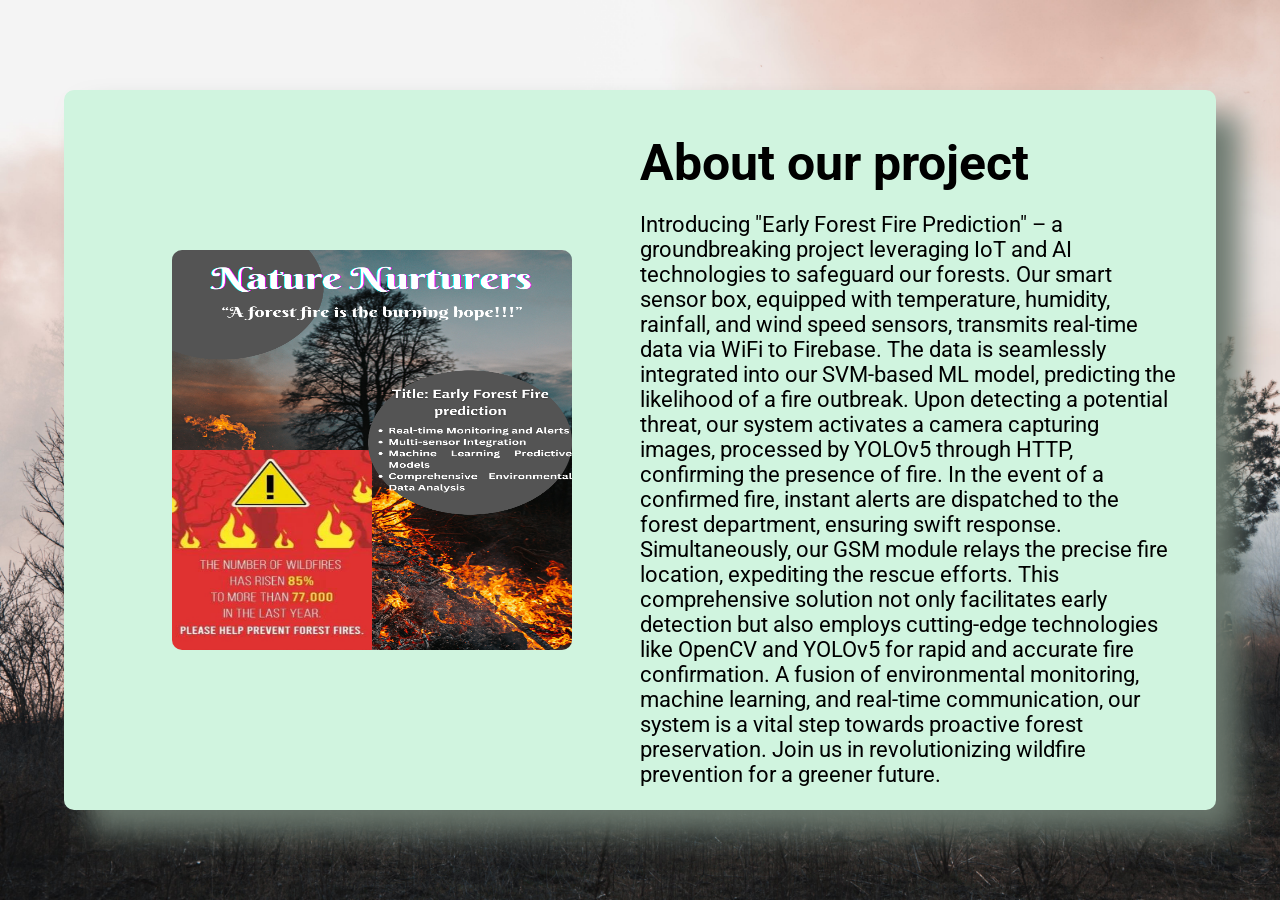
<file: hackJNU/about.html>
<!DOCTYPE html>
<html lang="en">
<head>
    <meta charset="UTF-8">
    <meta http-equiv="X-UA-Compatible" content="IE=edge">
    <meta name="viewport" content="width=device-width, initial-scale=1.0">
    <link rel="stylesheet" href="about.css">
    <title>About the project</title>
</head>
<body>
    <div class="wrapper">

        <div class="background-container">
            <div class="bg-1"></div>
            <div class="bg-2"></div>
        </div>
        <div class="about-container">
            
            <div class="image-container">
                <img src="photos/Your paragraph text (1).png" alt="">
                
            </div>

            <div class="text-container">
                <h1>About our project</h1>
                <p>
                    Introducing "Early Forest Fire Prediction" – a groundbreaking project leveraging IoT and AI technologies to safeguard our forests. Our smart sensor box, equipped with temperature, humidity, rainfall, and wind speed sensors, transmits real-time data via WiFi to Firebase. The data is seamlessly integrated into our SVM-based ML model, predicting the likelihood of a fire outbreak. Upon detecting a potential threat, our system activates a camera capturing images, processed by YOLOv5 through HTTP, confirming the presence of fire.
                    In the event of a confirmed fire, instant alerts are dispatched to the forest department, ensuring swift response. Simultaneously, our GSM module relays the precise fire location, expediting the rescue efforts. This comprehensive solution not only facilitates early detection but also employs cutting-edge technologies like OpenCV and YOLOv5 for rapid and accurate fire confirmation. A fusion of environmental monitoring, machine learning, and real-time communication, our system is a vital step towards proactive forest preservation. Join us in revolutionizing wildfire prevention for a greener future.
                </p>
                
            </div>
            
        </div>
    </div>
    

</body>
</html>
</file>
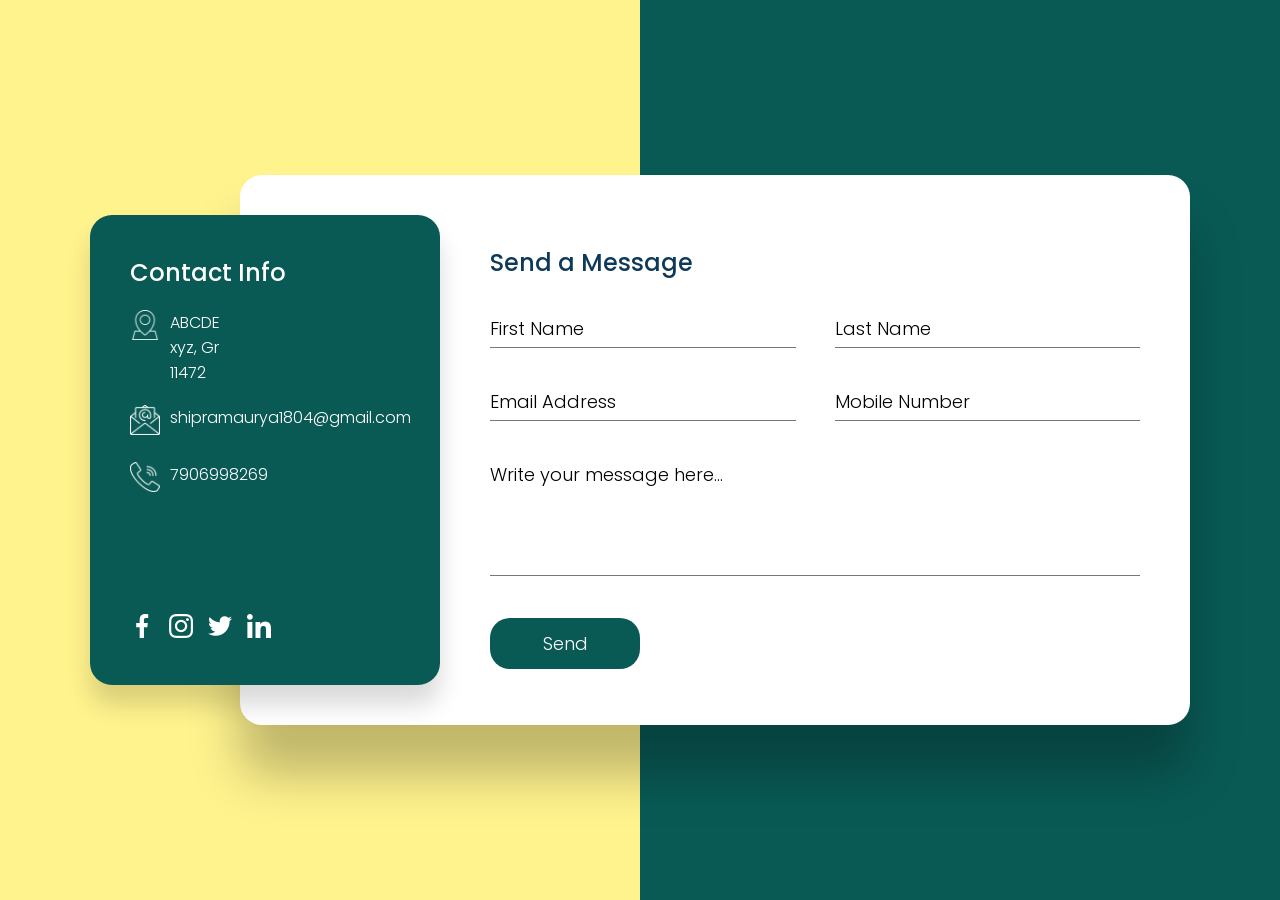
<file: hackJNU/contact.html>
<!doctype html>
<html>
    <head>
    <meta charset="utf-8">
    <meta name="viewport" content="width=device-width, initial-scale=1.0">
    <title> Contact Us</title>
    <link rel="shortcut icon" type="image/jpg" href="/images/news2.png"/>
    <style>
        @import url('https://fonts.googleapis.com/css2?family=Poppins:wght@200&display=swap');
        @import url('https://fonts.googleapis.com/css2?family=Poppins:wght@300&display=swap');
        @import url('https://fonts.googleapis.com/css2?family=Poppins:wght@400&display=swap');
        @import url('https://fonts.googleapis.com/css2?family=Poppins:wght@500&display=swap');
        @import url('https://fonts.googleapis.com/css2?family=Poppins:wght@600&display=swap');
        @import url('https://fonts.googleapis.com/css2?family=Poppins:wght@700&display=swap');
        @import url('https://fonts.googleapis.com/css2?family=Poppins:wght@800&display=swap');
        @import url('https://fonts.googleapis.com/css2?family=Poppins:wght@900&display=swap');
    </style>
    <link rel="stylesheet" href="contact.css">
    </head>
    <body>
        <section>
            <div class="container">
                <div class="contactInfo"> 
                    <div>
                        <h2>Contact Info</h2>
                        <ul class="info">
                            <li>
                                <span><img src="images/location.png"></span>
                                <span>ABCDE<br>
                                    xyz, Gr<br>
                                    11472</span>
                                </span>
                            </li>
                            <li>
                                <span><img src="images/mail.png"></span>
                                <span><a href = "mailto: nassosanagn@gmail.com">shipramaurya1804@gmail.com</a></span>
                            </li>
                            <li>
                                <span><img src="images/call.png"></span>
                                <span>7906998269</span>
                            </li>

                        </ul>
                    </div>
                    <ul class="sci">
                        <li><a href="https://www.facebook.com/nassosanagn/"><img src="images/1.png"></a></li>
                        <li><a href="#"><img src="images/3.png"></a></li>
                        <li><a href="https://twitter.com/maurya_shipraa"><img src="images/2.png"></a></li>
                        <li><a href="https://www.linkedin.com/in/shipra-maurya-216556260/"><img src="images/5.png"></a></li>
                        
                    </ul>
                </div>
                    <div class="contactForm">
                        <h2>Send a Message</h2>
                        <div class="formBox">
                        <div class="inputBox w50">
                            <input type="text" name="" required>
                            <span>First Name</span>
                        </div>
                        <div class="inputBox w50">
                            <input type="text" required>
                            <span>Last Name</span>
                        </div>
                        <div class="inputBox w50">
                            <input type="email" required>
                            <span>Email Address</span>
                        </div>
                        <div class="inputBox w50">
                            <input type="text" required>
                            <span>Mobile Number</span>
                        </div>
                        <div class="inputBox w100">
                            <textarea required></textarea>
                            <span>Write your message here...</span>
                        </div>
                        <div class="inputBox w100">
                            <input type="submit" value="Send">
                        </div>
                    </div>
                </div>
                    
                    
             
        </section>
    </body>
</html>
</file>
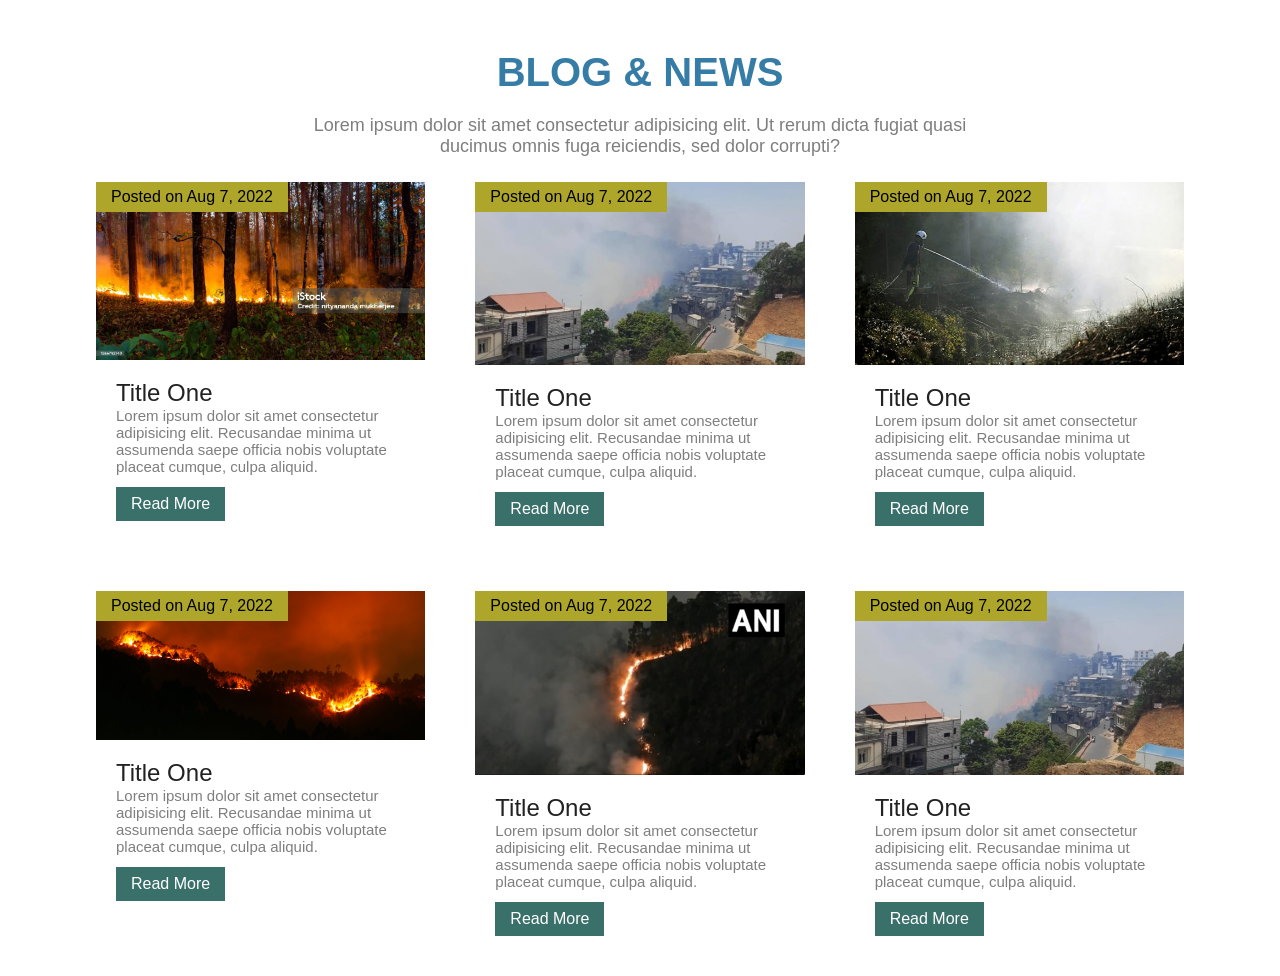
<file: hackJNU/news.html>
<!DOCTYPE html>
<html lang="en">
<head>
          <meta charset="UTF-8">
          <meta name="viewport" content="width=device-width, initial-scale=1.0">
          <title>news and blogs</title>
          <link rel="stylesheet" href="news.css">
</head>
<body>
          <div class="container">
                    <div class="blog-section">
                              <div class="title">
                                        <h2>Blog & News</h2>
                                        <p>Lorem ipsum dolor sit amet consectetur adipisicing elit. Ut rerum dicta fugiat quasi ducimus omnis fuga reiciendis, sed dolor corrupti?</p>
                                        
                              </div>
                              <div class="cards">
                                        <div class="card">
                                                  <div class="image-section">
                                                            <img src="news/istockphoto-1266742740-1024x1024.jpg" alt="">
                                                  </div>
                                                  <div class="content">
                                                            <h4>Title One</h4>
                                                            <p>Lorem ipsum dolor sit amet consectetur adipisicing elit. Recusandae minima ut assumenda saepe officia nobis voluptate placeat cumque, culpa aliquid.</p>
                                                             <a href="">Read More</a>
                                                  </div>
                                                  <div class="posted-date">
                                                            <p>Posted on Aug 7, 2022</p>
                                                  </div>
                                        </div>
                                        <div class="card">
                                                  <div class="image-section">
                                                            <img src="news/mizoram-fire2.jpeg" alt="">
                                                  </div>
                                                  <div class="content">
                                                            <h4>Title One</h4>
                                                            <p>Lorem ipsum dolor sit amet consectetur adipisicing elit. Recusandae minima ut assumenda saepe officia nobis voluptate placeat cumque, culpa aliquid.</p>
                                                             <a href="">Read More</a>
                                                  </div>
                                                  <div class="posted-date">
                                                            <p>Posted on Aug 7, 2022</p>
                                                  </div>
                                        </div>
                                        <div class="card">
                                                  <div class="image-section">
                                                            <img src="news/Nordics_Drought_01713-8e384.jpg" alt="">
                                                  </div>
                                                  <div class="content">
                                                            <h4>Title One</h4>
                                                            <p>Lorem ipsum dolor sit amet consectetur adipisicing elit. Recusandae minima ut assumenda saepe officia nobis voluptate placeat cumque, culpa aliquid.</p>
                                                             <a href="">Read More</a>
                                                  </div>
                                                  <div class="posted-date">
                                                            <p>Posted on Aug 7, 2022</p>
                                                  </div>
                                        </div>
                                        <div class="card">
                                                  <div class="image-section">
                                                            <img src="news/pexels-arnav-kainthola-6352761.jpg" alt="">
                                                  </div>
                                                  <div class="content">
                                                            <h4>Title One</h4>
                                                            <p>Lorem ipsum dolor sit amet consectetur adipisicing elit. Recusandae minima ut assumenda saepe officia nobis voluptate placeat cumque, culpa aliquid.</p>
                                                             <a href="">Read More</a>
                                                  </div>
                                                  <div class="posted-date">
                                                            <p>Posted on Aug 7, 2022</p>
                                                  </div>
                                        </div>
                                        <div class="card">
                                                  <div class="image-section">
                                                            <img src="news/tamil-nadu-forest-fire.jpg" alt="">
                                                  </div>
                                                  <div class="content">
                                                            <h4>Title One</h4>
                                                            <p>Lorem ipsum dolor sit amet consectetur adipisicing elit. Recusandae minima ut assumenda saepe officia nobis voluptate placeat cumque, culpa aliquid.</p>
                                                             <a href="">Read More</a>
                                                  </div>
                                                  <div class="posted-date">
                                                            <p>Posted on Aug 7, 2022</p>
                                                  </div>
                                        </div>
                                        <div class="card">
                                                  <div class="image-section">
                                                            <img src="news/mizoram-fire2.jpeg" alt="">
                                                  </div>
                                                  <div class="content">
                                                            <h4>Title One</h4>
                                                            <p>Lorem ipsum dolor sit amet consectetur adipisicing elit. Recusandae minima ut assumenda saepe officia nobis voluptate placeat cumque, culpa aliquid.</p>
                                                             <a href="">Read More</a>
                                                  </div>
                                                  <div class="posted-date">
                                                            <p>Posted on Aug 7, 2022</p>
                                                  </div>
                                        </div>
                              </div>
                    </div>
          </div>

          
</body>
</html>
</file>
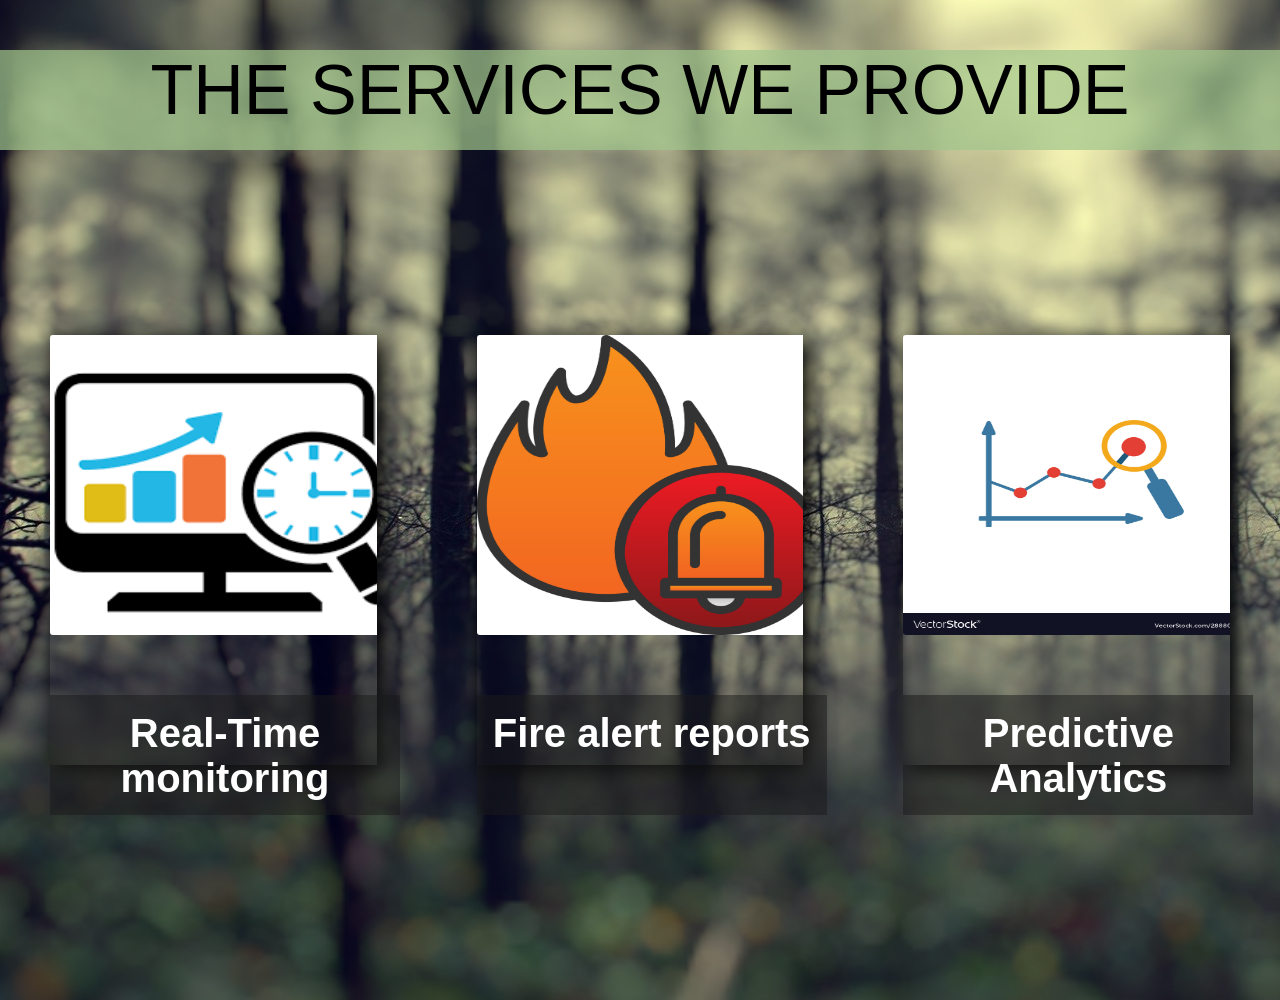
<file: hackJNU/services.html>
<!DOCTYPE html>
<html lang="en">
<head>
          <meta charset="UTF-8">
          <meta name="viewport" content="width=device-width, initial-scale=1.0">
          <title>Services</title>
          <link rel="stylesheet" href="services.css">
</head>
<body>
          <!-- <nav>
                    <ul>
                        <li><a href="#real-time-monitoring">Real-Time Monitoring</a></li>
                        <li><a href="#alert-systems">Alert Systems</a></li>
                        <li><a href="#predictive-analytics">Predictive Analytics</a></li>
                    </ul>
          </nav> -->
          <div><h2 class="heading">THE SERVICES WE PROVIDE</h2></div>
          <div class="container">
                    <div class="card">
                              <img src="services/images (1).png" alt="monitoring" class="special">
                              <div class="intro">
                              <h1>Real-Time monitoring</h1>
                              <p>Continuous monitoring of environmental factors and fire-prone areas for immediate alerts.</p>
                              </div>

                    </div>
                    <div class="card">
                              <img src="services/fire-alarm-icon-design-free-vector.jpg" alt="alarm" class="special" >
                              <div class="intro">
                              <h1>Fire alert    reports</h1>
                              <p>Providing notification services to authorities and communities about imminent fire risks. </p>
                              </div>

                    </div>
                    <div class="card">
                              <a href="https://forestfirejnu.streamlit.app/"><img src="services/predictive-analytics-icon-simple-flat-element-vector-28880055.jpg" alt="prediction" class="special"></a>
                              <div class="intro">
                              <h1>Predictive Analytics</h1>
                              <p>Offering predictive models and analytics to forecast potential fire risks based on data analysis.
                              </p>
                      </div>
                    </div>

          </div>
          
</body>
</html>
</file>
<file: hackJNU/about.css>
@import url('https://fonts.googleapis.com/css2?family=Roboto:wght@300;400;500;700&display=swap');
*{
    padding: 0;
    margin: 0;
    box-sizing: border-box;
    font-family: 'Roboto', sans-serif;
}
.wrapper{
    position: relative;
    display: flex;
    justify-content: center;
    align-items: center;
}
.background-container{
    width: 100%;
    height: 100%;
    min-height: 100vh;
    display: flex; 
    position: relative;
    background-image: url("photos/pexels-vladyslav-dukhin-4070651.jpg");
    background-size: cover;
    background-repeat: no-repeat;
    
}

.about-container{
    width: 75%;
    min-height: 80vh;
    position: absolute;
    background-color: rgb(208, 244, 223);
    box-shadow: 24px 24px 30px #6b786e;
    display: flex;
    justify-content: center;
    align-items: center;
    padding: 20px 40px;
    border-radius: 10px;

}
.image-container{
    flex: 1;
    display: flex;
    justify-content: center;
    align-items: center;
}
.image-container img {
    width: 500px;
    height: 500px;
    margin: 20px;
    border-radius: 10px;
    border-color: black;
    border-width: solid 20px;
    
}
.text-container{
    flex: 1;
    display: flex;
    justify-content: center;
    align-items: flex-start;
    flex-direction: column;
    font-size: 22px;
}
.text-container h1{
    font-size: 70px;
    padding: 20px 0px;
}
.text-container a{
    text-decoration: none;
    padding: 12px;
    margin: 50px 0px;
    background-color: rebeccapurple;
    border: 2px solid transparent;
    color: white;
    border-radius: 5px;
    transition: .3s all ease;
}
.text-container a:hover{
    background-color: transparent;
    color: black;
    border: 2px solid rgb(65, 41, 89);
}
@media screen and (max-width: 1600px){
    .about-container{
        width: 90%;
    }
    .image-container img{
        width: 400px;
        height: 400px;
    }
    .text-container h1{
        font-size: 50px;
    }
}
@media screen and (max-width: 1100px){
    .about-container{
        flex-direction: column;
    }
    .image-container img{
        width: 300px;
        height: 300px;
    }
    .text-container {
        align-items: center;
    }
}
</file>
<file: hackJNU/contact.css>
/* @import url('http://fonts.googleapis.com/css2?family=Poppins:wght@200;300;400;500;600;700;800;900&display=swap'); */

*
{
    margin: 0;
    padding: 0;
    box-sizing: border-box;
    font-family: 'Poppins',sans-serif;
}

section
{
    display: flex;
    justify-content: center;
    align-items: center;
    min-height: 100vh;
    background-color: #095a55;

}
section::before
{
    content: '';
    position: absolute;
    top: 0;
    left: 0;
    width: 50%;
    height: 100%;
    background: #fff38e;
}

.container
{
    position: relative;
    min-width: 1100px;
    min-height: 550px;
    display: flex;
    z-index: 1000;
    /* border-radius: 22px; */
    /* background-color: #fff; */

}

.container .contactInfo
{
    position: absolute;
    top: 40px;
    width: 350px;
    height: calc(100% - 80px);
    background: #095a55;
    z-index: 1;
    padding: 40px;
    display: flex;
    justify-content: center;
    flex-direction: column;
    justify-content: space-between;
    box-shadow: 0 20px 25px rgba(0,0,0,0.15); 
    border-radius: 22px;
}

.container .contactInfo h2
{
    color: #fff;
    font-size:24px;
    font-weight: 500;
}

.container .contactInfo ul.info 
{
   position: relative;
   margin: 20px 0; 
}

.container .contactInfo ul.info li
{
   position: relative;
   list-style: none;
   display: flex;
   margin: 20px 0;
   cursor: pointer;
   align-items: flex-start;
}

.container .contactInfo ul.info li span:nth-child(1)
{
    width: 30px;
    min-width: 30px;
}

/* for gmail */
.container .contactInfo ul.info li span a
{
    color: #fff;
    text-decoration: none;
    width: 30px;
    min-width: 30px;
    
}

.container .contactInfo ul.info li span:nth-child(1) img
{
    max-width: 100%;
    filter: invert(1);
}

.container .contactInfo ul.info li span:nth-child(2)
{
    color: #fff;
    margin-left: 10px;
    font-weight: 300;
}

.container .contactInfo ul.sci
{
    position: relative;
    display: flex;
}

.container .contactInfo ul.sci li
{
   list-style: none;  
   margin-right: 15px;
}

.container .contactInfo ul.sci li a
{
   text-decoration: none;
}

.container .contactInfo ul.sci li a img
{
   filter: invert(1);
}

.container .contactForm
{
    position: absolute;
    padding: 70px 50px;
    padding-left: 250px;
    margin-left: 150px;
    width: calc(100% - 150px);
    height: 100%;
    background: #fff; 
    box-shadow: 0 50px 50px rgba(0,0,0,0.25);
    border-radius: 22px;
}

.container .contactForm h2
{
    color: #0f3959;
    font-size: 24px;
    font-weight: 500;
}

.container .contactForm .formBox
{
    position: relative;
    display: flex;
    justify-content: space-between;
    flex-wrap: wrap;
    padding-top: 30px;
}

.container .contactForm .formBox .inputBox
{
    position: relative;
    margin-bottom: 35px;
}

.container .contactForm .formBox .inputBox.w50
{
    width: 47%;
}

.container .contactForm .formBox .inputBox.w100
{
    width: 100%;
}

.container .contactForm .formBox .inputBox input,
.container .contactForm .formBox .inputBox textarea 
{
    width: 100%;
    resize: none;
    padding: 5px 0;
    font-size: 18px;
    font-weight: 300;
    color: #333;
    border: none;
    outline: none;
    border-bottom: 1px solid #777;
}

.container .contactForm .formBox .inputBox textarea 
{
    height: 120px;
}

.container .contactForm .formBox .inputBox span 
{
    position: absolute;
    left: 0;
    padding: 5px 0;
    pointer-events: none;
    font-size: 18px;
    font-weight: 300;
    transition: 0.3s;
}

.container .contactForm .formBox .inputBox input:focus ~ span,
.container .contactForm .formBox .inputBox input:valid ~ span,
.container .contactForm .formBox .inputBox textarea:focus ~ span, 
.container .contactForm .formBox .inputBox textarea:valid ~ span
{
    transform: translateY(-20px);
    font-size:  12px;
    font-weight: 400;
    letter-spacing: 1px;
    color: #095a55;
    font-weight: 500;
} 

/* Css for the submit button */
.container .contactForm .formBox .inputBox input[type="submit"]         
{
    position: relative;
    cursor: pointer;
    background: #095a55;
    border-radius: 20px;
    color: #fff;
    border: none;
    max-width: 150px;
    padding: 12px;

}

.container .contactForm .formBox .inputBox input[type="submit"]:hover{
    background: #0d9480;
}

/* make the form responsive */
@media (max-width: 1200px)
{
    .container
    {
        width: 90%;
        min-width: auto;
        margin: 20px;
        box-shadow: 0 20px 50px rgba(0,0,0,0.2);
    }

    .container .contactInfo
    {
        top: 0;
        height: 550px;
        position: relative;
        box-shadow: none;
        border-radius: 0px;
    }

    .container .contactForm
    {
        position: relative;
        width: calc(100% - 350px);
        padding-left: 0;
        margin-left: 0;
        padding: 40px;
        height: 550px;
        box-shadow: none;
        border-radius: 0px;
    }
}

@media (max-width: 991px)
{
    section
    {
        display: flex;
        justify-content: center;
        align-items: center;
        min-height: 100vh;
        background: #fff38e;
    }

    section::before
    {
        display: none;
    }

    .container
    {
        display: flex;
        flex-direction: column-reverse;
    }

    .container .contactForm
    {
        width: 100%;
        height: auto;
        border-radius: 0px;
    }

    .container .contactInfo
    {
        width: 100%;
        height: auto;
        flex-direction: row;
        border-radius: 0px;
    }
    .container .contactInfo ul.sci
    {
       position: relative;
       display: flex;
       justify-content: center;
       align-items: center;
    }
}

@media (max-width: 600px)
{
    .container .contactForm
    {
        padding: 25px;
    }

    .container .contactInfo{
        padding: 25px;
        flex-direction: column;
        align-items: flex-start;
    }

    .container .contactInfo ul.sci
    {
        margin-top: 40px;
    }

    .container .contactForm .formBox .inputBox.w50
    {
        width: 100%;
    }
}
</file>
<file: hackJNU/news.css>
*{
          margin: 0px;
          padding: 0px;
          box-sizing: border-box;
          font-family: sans-serif;
}
.container{
          width: 100%;

}
.blog-section
{
          width: 85%;
          margin: 20px auto;

}
.blog-section .title{
          width: 60%;
          text-align: center;
          margin: auto;

}

.blog-section .title h2{
          font-size: 40px;
          color: #357ca6;
          text-transform: uppercase;
          margin-top: 50px;
}

.blog-section .title p{
          font-size: 18px;
          color: #7e7e7e;
          margin-top: 20px;
}

.cards
{
          display: grid;
          grid-template-columns: repeat(3,1fr);
          grid-gap: 50px;
          margin: 25px auto;
}

.cards .card{
          width: 100%;
          position: relative;
}

.image-section img{ 
          width: 100%;
          height: auto;

}

.content
{
          padding: 15px 20px;
}

.content h4{
          font-size: 24px;
          color: #222;
          font-weight: 500;

}

.content p{
          color: #7e7e7e;
          font-size: 15px;

}

.content a{
          text-decoration: none;
          color: #fff;
          margin-top: 12px;
          display: inline-block;
          background-color: #3a706a;
          padding: 8px 15px;
}
.card .posted-date{
          position: absolute;
          top: 0;
          left: 0;
          display: inline-block;
          background-color: #ada62b;
          padding: 6px 15px;
}

@media screen and(max-width: 992px){
          .cards{
                    grid-template-columns: repeat(2,1fr);
          }     
}

@media screen and(max-width: 768px){
          .cards{
                    grid-template-columns: 1fr;
          }     
}
</file>
<file: hackJNU/services.css>
*{
          margin: 0px;
          padding: 0px;
          font-family: sans-serif;

}
/* nav {
          background-color: #333;
      }
      
      ul {
          list-style-type: none; 
          margin: 0;
          padding: 0;
          overflow: hidden;
      }
      
      li {
          float: left;
      }
      
      li a {
          display: block;
          color: white;
          text-align: center;
          padding: 14px 16px;
          text-decoration: none;
      }
      
     
      li a:hover {
          background-color: #555;
      } */
.heading{
          height: 100px;
          margin-top: 50px;
          margin-bottom: -50px;
          font-weight: 50;
          font-size: 70px;
          background-color: #a2c68cb6;
}
body{
          text-align: center;
          /* background: rgb(171, 228, 181); */
          background-image: url(photos/Bg-Image-3-fotor-202401271619.jpg);
          
}
background-image{
          filter: blur(8px);
}
.container
{         
          display: flex;
          justify-content: center;
          height: 100vh;
          align-items: center;

}
.card
{
          height: 430px;
          margin: 50px;
          box-shadow: 5px 5px 20px black;
          overflow: hidden;
}
.special{
          height: 300px;
          width: 350px;
          border-radius: 3px;
}
.intro{
          height: 120px;
          width: 350px;
          padding: 6px;
          box-sizing: border-box;
          position: absolute;
          background: rgb(27,27,27,0.5);
          color: white;
          bottom: 85px;
          transition: 0.5s;


}
h1{
          margin: 10px;
          font-size: 40px;
}
p{
          font-size: 20px;
          margin: 20px;
          visibility: hidden;
          opacity: 0;
}
span{
          font-weight: bold;    
}
.card:hover{
          cursor: pointer;
}

.card:hover .intro{
          height: 220px;
          bottom: 130px;
          background: black;
}

.card:hover p{
          opacity: 1;
          visibility: visible;

}
.card:hover img{
          transform: scale(1,1) rotate(3deg);

}
</file>
